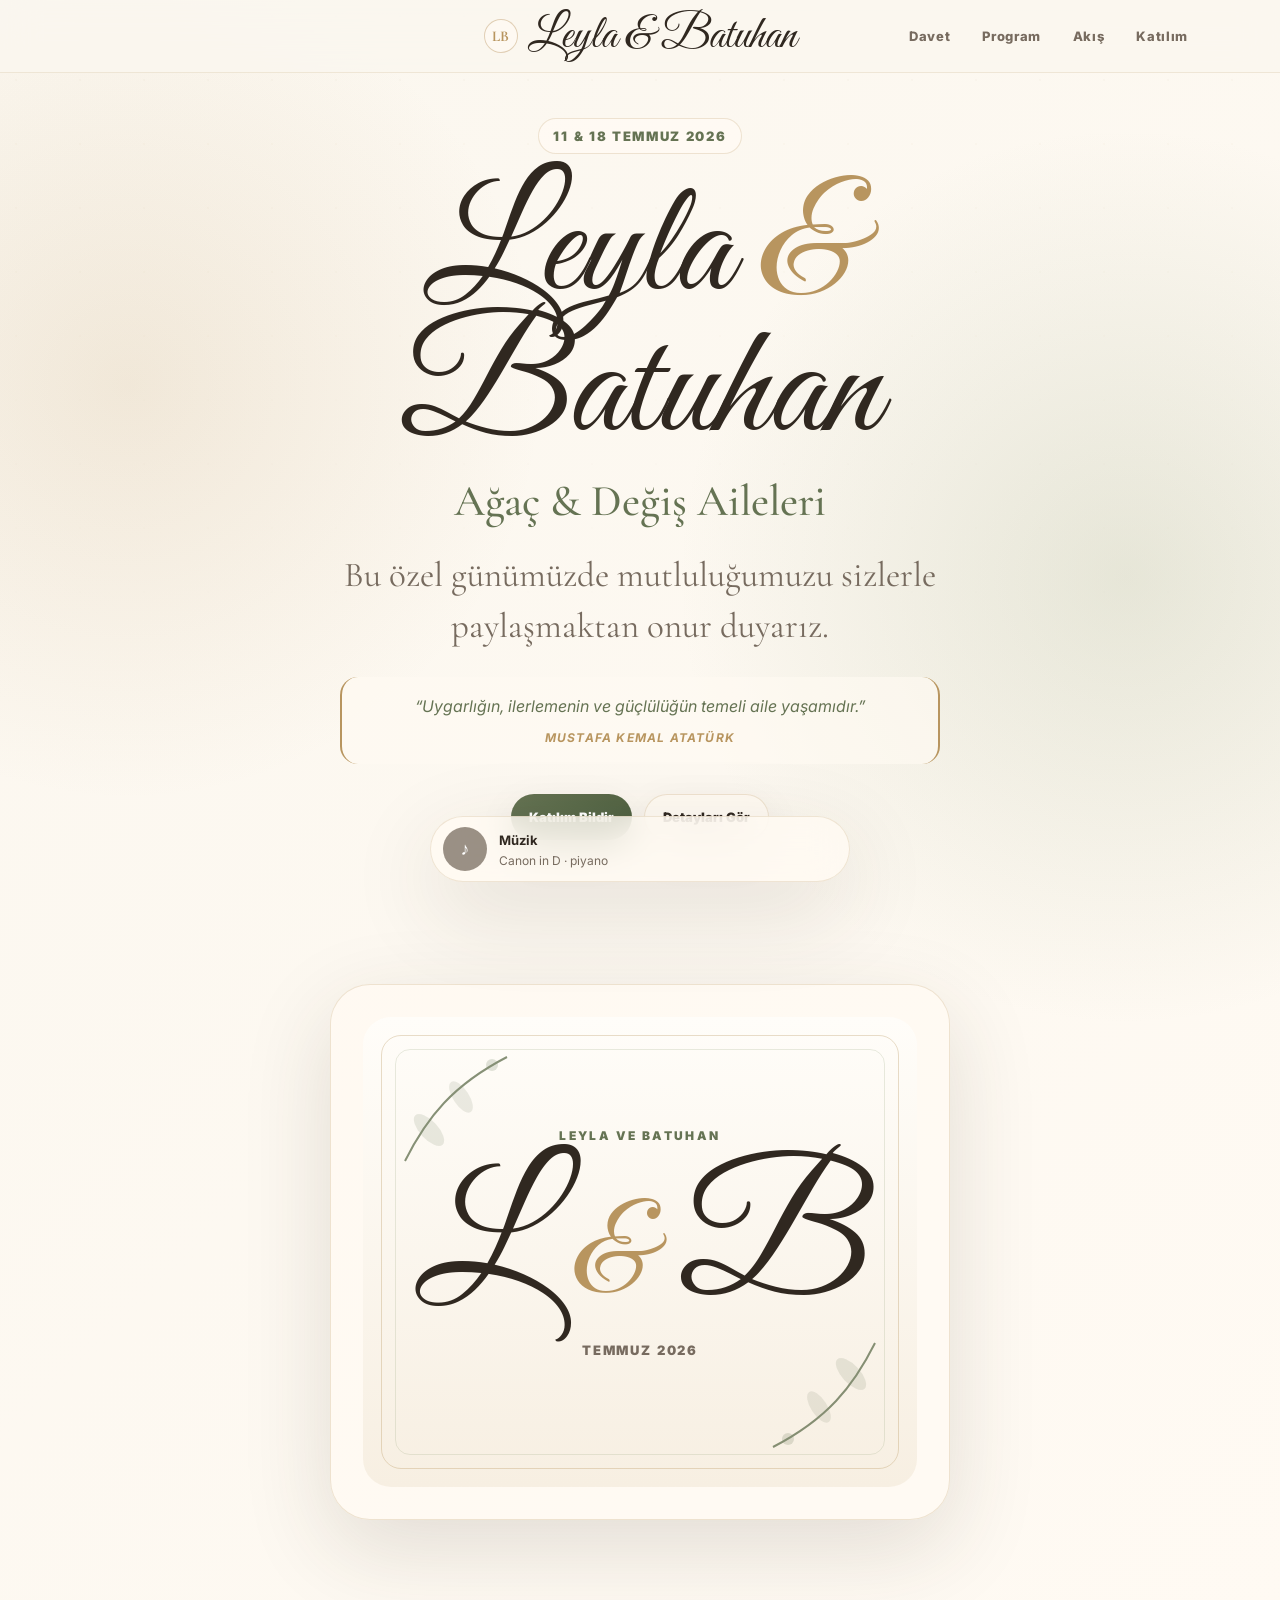
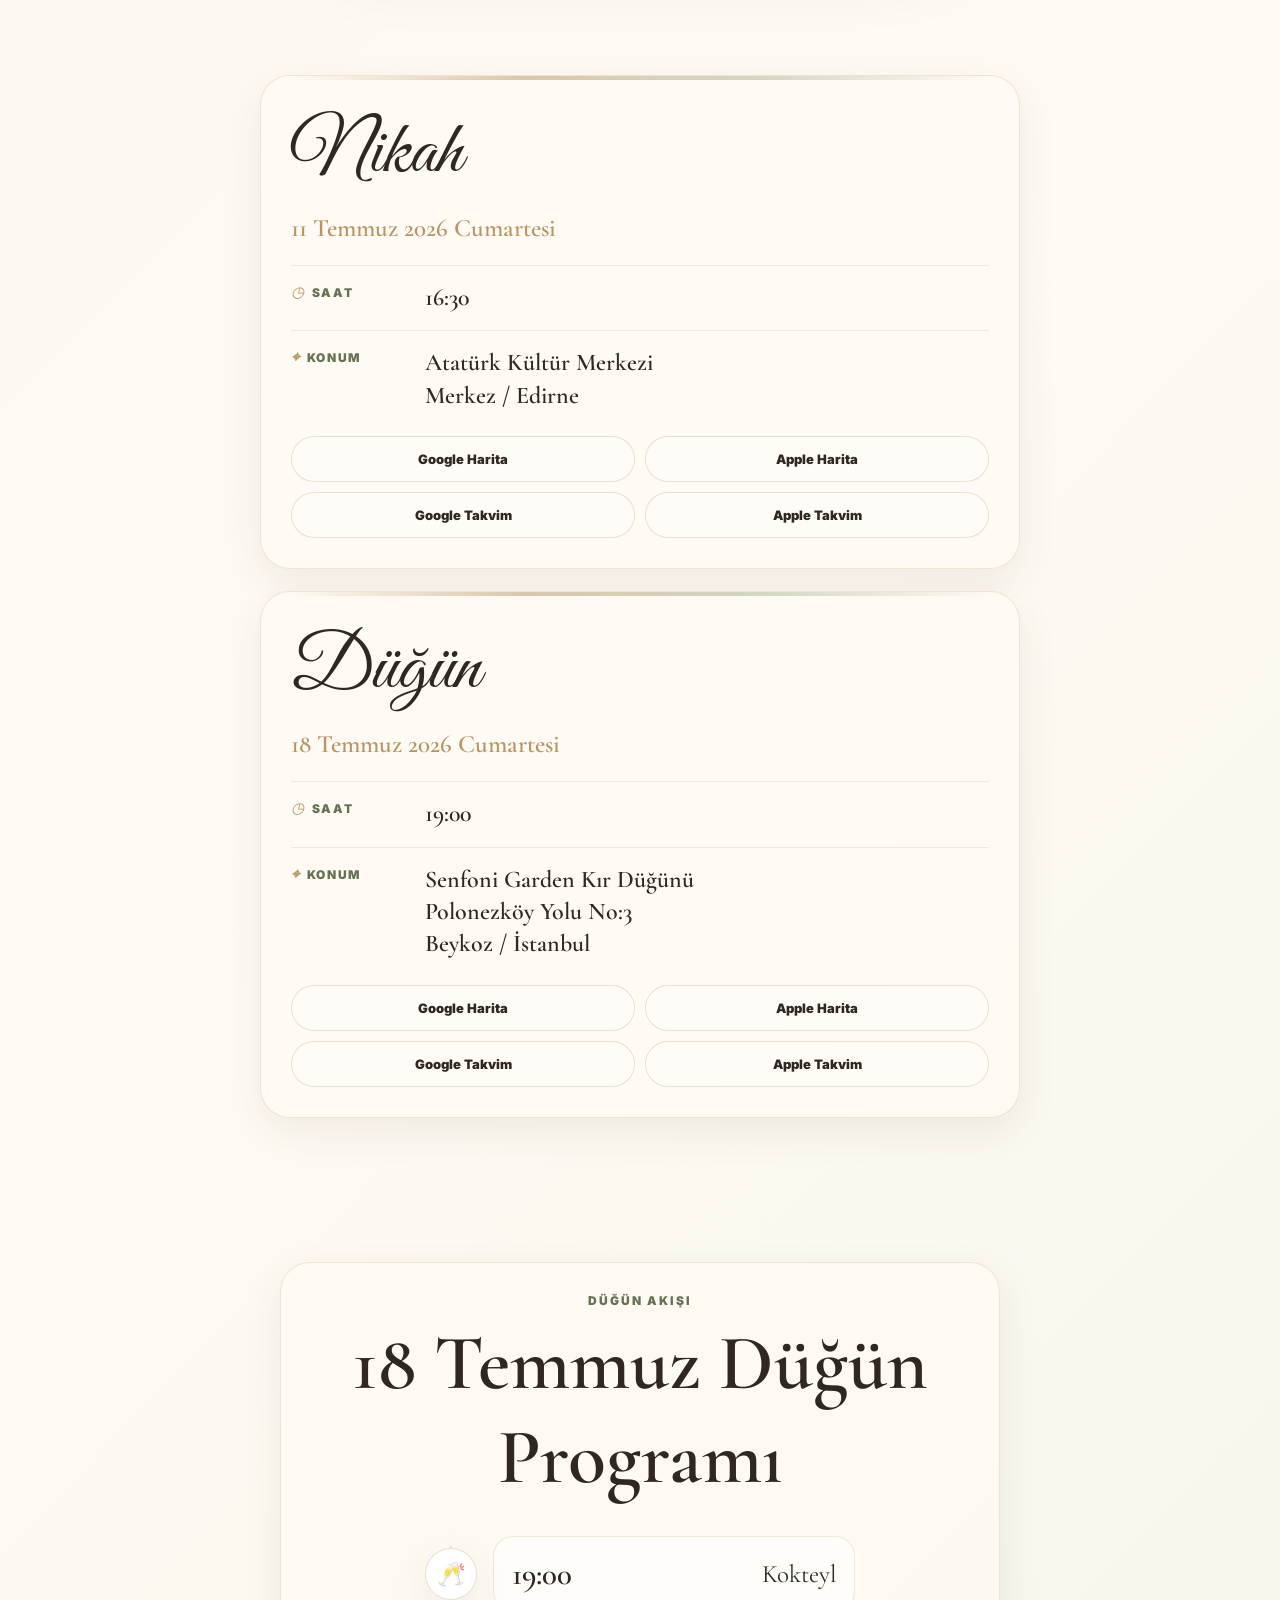
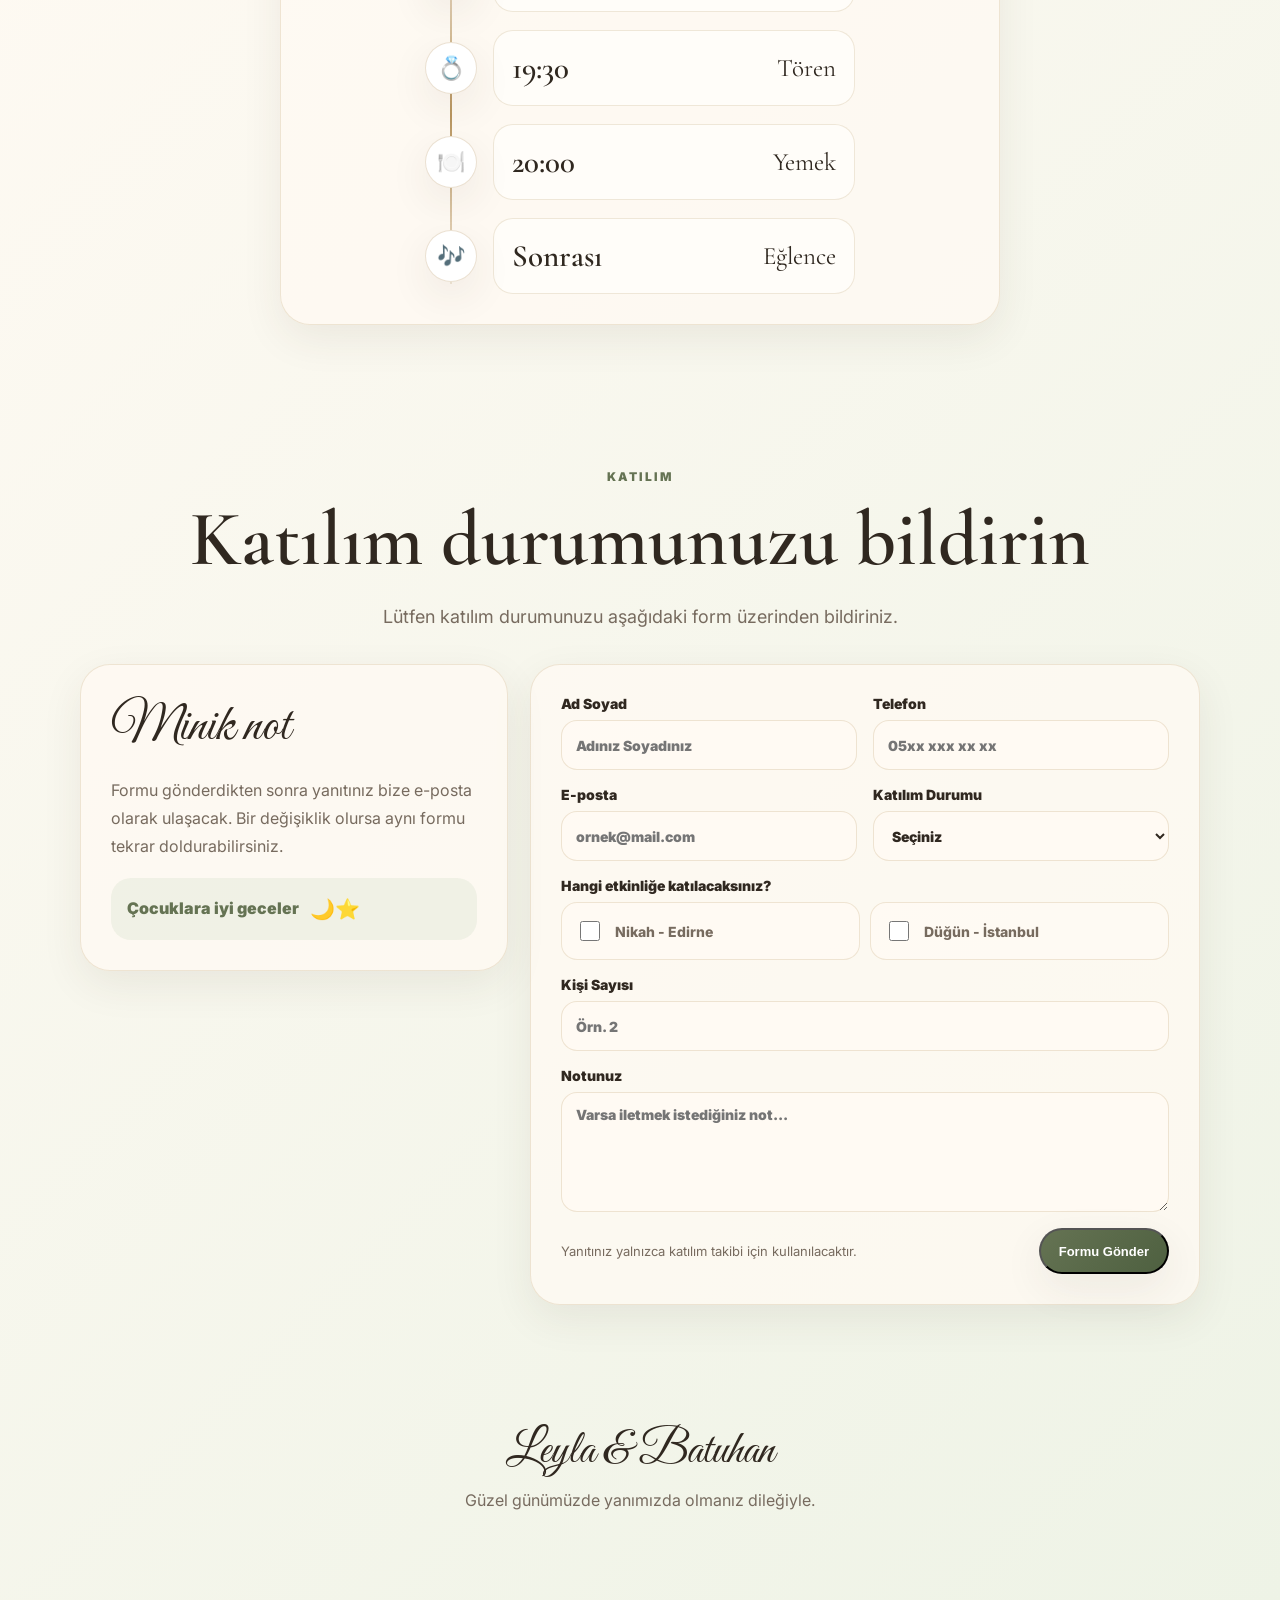
<file: index.html>
<!DOCTYPE html>
<html lang="tr">
<head>
  <meta charset="UTF-8" />
  <meta name="viewport" content="width=device-width, initial-scale=1" />
  <meta name="theme-color" content="#fbf7ef" />
  <meta name="description" content="Leyla & Batuhan düğün etkinlik sayfası: nikah, düğün ve katılım formu." />
  <title>🌲 Leyla & Batuhan | Düğün</title>
  <link rel="icon" href="data:image/svg+xml,%3Csvg xmlns='http://www.w3.org/2000/svg' viewBox='0 0 64 64'%3E%3Cpath d='M32 56V40' stroke='%23657353' stroke-width='4' stroke-linecap='round'/%3E%3Cpath d='M32 8 16 28h10L14 42h12L18 54h28L38 42h12L38 28h10Z' fill='%23657353'/%3E%3C/svg%3E" />
  <link rel="preconnect" href="https://fonts.googleapis.com" />
  <link rel="preconnect" href="https://fonts.gstatic.com" crossorigin />
  <link href="https://fonts.googleapis.com/css2?family=Great+Vibes&family=Cormorant+Garamond:wght@500;600;700&family=Inter:wght@400;500;600;700;800&display=swap" rel="stylesheet" />
  <style>
    :root{--ivory:#fffaf3;--paper:#fbf7ef;--warm:#f1e8da;--champagne:#e4d1ad;--gold:#b8955f;--sage:#9eaa86;--sage-soft:#dbe3cf;--olive:#657353;--ink:#302820;--muted:#776b5f;--white:#ffffff;--shadow:0 28px 90px rgba(60,49,38,.14);--soft:0 14px 42px rgba(60,49,38,.08)}
    *{box-sizing:border-box}html{scroll-behavior:smooth}body{margin:0;color:var(--ink);font-family:Inter,system-ui,sans-serif;background:radial-gradient(circle at 10% 8%,rgba(184,149,95,.16),transparent 26rem),radial-gradient(circle at 88% 12%,rgba(158,170,134,.24),transparent 28rem),linear-gradient(135deg,var(--paper) 0%,var(--ivory) 48%,#eef3e6 100%);overflow-x:hidden}body:before{content:"";position:fixed;inset:0;pointer-events:none;opacity:.28;background-image:radial-gradient(circle at 16px 16px,rgba(184,149,95,.13) 1px,transparent 1.6px);background-size:64px 64px;mask-image:linear-gradient(to bottom,#000,transparent 76%)}a{color:inherit}.wrap,.nav{width:min(1120px,calc(100% - 32px));margin:0 auto}.page{position:relative;z-index:2}.topbar{position:sticky;top:0;z-index:20;background:rgba(251,247,239,.80);border-bottom:1px solid rgba(184,149,95,.18);backdrop-filter:blur(18px)}.nav{min-height:72px;display:flex;align-items:center;justify-content:center;gap:16px;position:relative}.brand{display:flex;align-items:center;gap:10px;text-decoration:none;color:var(--ink);font-family:"Great Vibes","Cormorant Garamond",serif;font-size:clamp(32px,4vw,46px)}.brand-mark{width:34px;height:34px;display:grid;place-items:center;border-radius:50%;border:1px solid rgba(184,149,95,.42);color:var(--gold);background:rgba(255,250,243,.78);font-family:"Cormorant Garamond",serif;font-size:15px;font-weight:700}.nav-links{display:flex;gap:8px;flex-wrap:wrap;position:absolute;right:0;top:50%;transform:translateY(-50%)}.nav-links a{text-decoration:none;color:var(--muted);font-size:13px;font-weight:800;letter-spacing:.05em;padding:10px 12px;border-radius:999px}.nav-links a:hover{background:rgba(228,209,173,.25);color:var(--ink)}
    .hero{min-height:calc(100vh - 72px);display:grid;align-items:center;padding:48px 0 46px}.hero-inner{text-align:center;max-width:880px;margin:0 auto}.eyebrow{display:inline-flex;padding:9px 14px;border:1px solid rgba(184,149,95,.24);border-radius:999px;background:rgba(255,250,243,.76);color:var(--olive);font-size:13px;font-weight:900;letter-spacing:.13em;text-transform:uppercase;transform:translateY(-18px);margin-bottom:-8px}.hero h1{margin:18px 0 0;font-family:"Great Vibes","Cormorant Garamond",serif;font-weight:400;font-size:clamp(86px,14vw,160px);line-height:.88}.hero h1 span{color:var(--gold)}.family{margin:10px 0 0;font-family:"Cormorant Garamond",serif;font-size:clamp(28px,4vw,44px);font-weight:500;color:var(--olive)}.lead{max-width:620px;margin:22px auto 0;color:var(--muted);font-family:"Cormorant Garamond",serif;font-size:clamp(24px,3.2vw,35px);line-height:1.45}.quote{max-width:600px;margin:26px auto 0;padding:16px 18px;border-left:2px solid var(--gold);border-right:2px solid var(--gold);border-radius:18px;background:rgba(255,250,243,.62);color:var(--olive);font-style:italic;line-height:1.65}.quote strong{display:block;margin-top:8px;color:var(--gold);font-size:12px;letter-spacing:.1em;text-transform:uppercase}.actions{display:flex;justify-content:center;gap:12px;flex-wrap:wrap;margin-top:30px}.btn,.action-link{display:inline-flex;align-items:center;justify-content:center;min-height:46px;border-radius:999px;padding:13px 18px;text-decoration:none;font-size:13px;font-weight:900;box-shadow:var(--soft);transition:.22s}.btn:hover,.action-link:hover{transform:translateY(-1px)}.btn-primary{background:linear-gradient(135deg,var(--olive),#4e6040);color:#fff}.btn-light{background:rgba(255,250,243,.78);border:1px solid rgba(184,149,95,.24);color:var(--ink)}
    .monogram-section{min-height:78vh;display:grid;align-items:center;padding:64px 0}.monogram-card{max-width:620px;margin:0 auto;position:relative;padding:32px;border:1px solid rgba(184,149,95,.24);border-radius:40px;background:rgba(255,250,243,.72);box-shadow:var(--shadow)}.invitation-card{position:relative;min-height:470px;border-radius:28px;background:linear-gradient(180deg,#fffdf9,#f7efe2);display:grid;place-items:center;text-align:center;overflow:hidden}.invitation-card:before{content:"";position:absolute;inset:18px;border:1px solid rgba(184,149,95,.32);border-radius:20px}.invitation-card:after{content:"";position:absolute;inset:32px;border:1px solid rgba(158,170,134,.24);border-radius:15px}.corner{position:absolute;width:150px;height:150px;color:var(--olive);opacity:.78}.corner.tl{left:18px;top:18px}.corner.br{right:18px;bottom:18px;transform:rotate(180deg)}.corner svg{width:100%;height:100%}.mono{position:relative;z-index:2}.mono small{display:block;color:var(--olive);font-size:12px;font-weight:900;letter-spacing:.2em;text-transform:uppercase;transform:translateY(-18px);margin-bottom:10px}.lb{font-family:"Great Vibes",serif;font-size:clamp(110px,16vw,178px);line-height:.86;margin-top:0}.lb span{color:var(--gold);font-size:.7em}.mono-date{margin-top:18px;color:var(--muted);font-size:13px;font-weight:900;letter-spacing:.14em;text-transform:uppercase}
    .section{padding:72px 0}.head{text-align:center;margin-bottom:32px}.head .mini{color:var(--olive);font-size:12px;font-weight:900;letter-spacing:.16em;text-transform:uppercase}.head h2{margin:8px 0 0;font-family:"Cormorant Garamond",serif;font-size:clamp(44px,7vw,78px);font-weight:600}.head p{max-width:720px;margin:16px auto 0;color:var(--muted);font-size:18px;line-height:1.7}.event-list{display:grid;gap:22px;max-width:760px;margin:0 auto}.card,.program,.note-card,.form-card{border:1px solid rgba(184,149,95,.22);border-radius:30px;background:rgba(255,250,243,.74);box-shadow:var(--soft)}.card{position:relative;overflow:hidden;padding:30px}.card:before{content:"";position:absolute;left:30px;right:30px;top:0;height:4px;border-radius:0 0 999px 999px;background:linear-gradient(90deg,transparent,rgba(184,149,95,.5),rgba(158,170,134,.45),transparent)}.card h3{margin:0;font-family:"Great Vibes",serif;font-weight:400;font-size:clamp(54px,7vw,76px)}.event-date{margin:12px 0 22px;color:var(--gold);font-family:"Cormorant Garamond",serif;font-size:25px;font-weight:600}.event-lines{display:grid;gap:16px}.event-line{display:grid;grid-template-columns:118px 1fr;gap:16px;padding-top:16px;border-top:1px solid rgba(184,149,95,.18);align-items:start}.event-line span:first-child{color:var(--olive);font-size:12px;font-weight:900;letter-spacing:.14em;text-transform:uppercase}.event-line .label-icon{font-size:15px;margin-right:6px;color:var(--gold)}.event-line strong{font-family:"Cormorant Garamond",serif;font-size:24px;font-weight:600;line-height:1.35}.event-actions{display:grid;grid-template-columns:repeat(2,minmax(0,1fr));gap:10px;margin-top:24px}.action-link{border:1px solid rgba(184,149,95,.28);background:rgba(255,253,249,.78);color:var(--ink);box-shadow:none}.program{max-width:720px;margin:0 auto;padding:30px}.flow{max-width:430px;margin:24px auto 0;display:grid;gap:18px;position:relative}.flow:before{content:"";position:absolute;top:10px;bottom:10px;left:25px;width:1.5px;background:linear-gradient(rgba(184,149,95,.2),var(--gold),rgba(184,149,95,.2))}.step{display:grid;grid-template-columns:52px 1fr;gap:16px;align-items:center}.dot{z-index:1;width:52px;height:52px;border-radius:50%;display:grid;place-items:center;background:#fff;border:1px solid rgba(184,149,95,.28);box-shadow:var(--soft);color:var(--gold);font-size:23px}.flow-card{min-height:76px;border:1px solid rgba(184,149,95,.22);border-radius:20px;background:#fffdf9;padding:14px 18px;display:flex;align-items:center;justify-content:space-between;gap:14px}.time,.program-name{font-family:"Cormorant Garamond",serif}.time{font-size:31px;font-weight:600}.program-name{font-size:25px}.rsvp-grid{display:grid;grid-template-columns:.78fr 1.22fr;gap:22px;align-items:start}.note-card,.form-card{padding:30px}.note-card{position:sticky;top:96px}.note-card h3{font-family:"Great Vibes",serif;font-size:52px;font-weight:400;margin:0 0 14px}.note-card p{color:var(--muted);line-height:1.75}.mini-note{margin-top:18px;padding:16px;border-radius:20px;background:rgba(219,227,207,.38);color:var(--olive);font-weight:900;line-height:1.5}.sleep-emoji{display:inline-flex;margin-left:8px;font-size:20px;vertical-align:-2px}form{display:grid;gap:16px}.field-grid{display:grid;grid-template-columns:repeat(2,minmax(0,1fr));gap:16px}label,legend{color:var(--ink);font-size:14px;font-weight:900}label{display:grid;gap:8px}fieldset{border:0;padding:0;margin:0}legend{padding:0;margin:0 0 8px}input,select,textarea{width:100%;min-height:50px;border:1px solid rgba(184,149,95,.24);border-radius:16px;padding:13px 14px;color:var(--ink);background:rgba(255,250,243,.82);font:inherit;outline:none}textarea{min-height:120px;resize:vertical}.checkbox-group{display:grid;grid-template-columns:repeat(2,minmax(0,1fr));gap:10px}.check-card{min-height:58px;display:flex;align-items:center;gap:12px;padding:14px;border:1px solid rgba(184,149,95,.22);border-radius:16px;color:var(--muted);background:rgba(255,250,243,.70);font-weight:800}.check-card input{width:20px;height:20px;min-height:auto;accent-color:var(--olive)}.form-footer{display:flex;align-items:center;justify-content:space-between;gap:14px;flex-wrap:wrap}.privacy{max-width:430px;margin:0;color:var(--muted);font-size:13px;line-height:1.55}.music-dock{position:fixed;left:50%;bottom:18px;transform:translateX(-50%);z-index:30;display:flex;align-items:center;gap:12px;min-width:min(420px,calc(100% - 32px));padding:10px 12px;border:1px solid rgba(184,149,95,.22);border-radius:999px;background:rgba(255,250,243,.78);box-shadow:var(--shadow);backdrop-filter:blur(18px)}.sound-toggle{width:44px;height:44px;border:0;border-radius:50%;background:linear-gradient(135deg,var(--olive),#4e6040);color:#fff;font-size:18px}.sound-toggle.off{background:rgba(116,103,91,.72)}.music-copy strong{font-size:13px}.music-copy span{font-size:12px;color:var(--muted)}.footer{padding:46px 16px 96px;text-align:center;color:var(--muted)}.footer .names-footer{font-family:"Great Vibes",serif;font-size:46px;color:var(--ink);margin-bottom:10px}.reveal{opacity:0;transform:translateY(20px);transition:.7s}.reveal.visible{opacity:1;transform:none}@media(max-width:980px){.nav{align-items:center;flex-direction:column;padding:14px 0}.nav-links{position:static;transform:none;justify-content:center}.hero{min-height:auto}.monogram-section{min-height:auto}.rsvp-grid{grid-template-columns:1fr}.note-card{position:static}}@media(max-width:680px){.actions,.form-footer{flex-direction:column;align-items:stretch}.btn{width:100%}.event-line{grid-template-columns:1fr;gap:6px}.event-actions,.field-grid,.checkbox-group{grid-template-columns:1fr}.flow-card{align-items:flex-start;flex-direction:column}.music-dock{bottom:12px}}
  </style>
</head><body>
<audio id="wedding-audio" autoplay loop preload="auto" playsinline><source src="https://upload.wikimedia.org/wikipedia/commons/transcoded/6/62/Pachelbel%27s_Canon.ogg/Pachelbel%27s_Canon.ogg.mp3" type="audio/mpeg" /><source src="https://upload.wikimedia.org/wikipedia/commons/6/62/Pachelbel%27s_Canon.ogg" type="audio/ogg" /></audio>
<div class="music-dock" id="music-dock"><button class="sound-toggle off" id="sound-toggle" type="button" aria-label="Müziği aç veya kapat">♪</button><div class="music-copy"><strong>Müzik</strong><br><span>Canon in D · piyano</span></div></div>
<div class="page"><header class="topbar"><nav class="nav"><a class="brand" href="#top"><span class="brand-mark">LB</span><span>Leyla & Batuhan</span></a><div class="nav-links"><a href="#monogram">Davet</a><a href="#program">Program</a><a href="#akis">Akış</a><a href="#katilim">Katılım</a></div></nav></header>
<main id="top"><section class="hero"><div class="wrap hero-inner reveal"><div class="eyebrow">11 & 18 Temmuz 2026</div><h1>Leyla <span>&</span><br>Batuhan</h1><div class="family">Ağaç & Değiş Aileleri</div><p class="lead">Bu özel günümüzde mutluluğumuzu sizlerle paylaşmaktan onur duyarız.</p><div class="quote">“Uygarlığın, ilerlemenin ve güçlülüğün temeli aile yaşamıdır.”<strong>Mustafa Kemal Atatürk</strong></div><div class="actions"><a class="btn btn-primary" href="#katilim">Katılım Bildir</a><a class="btn btn-light" href="#program">Detayları Gör</a></div></div></section>
<section class="monogram-section" id="monogram"><div class="wrap"><div class="monogram-card reveal"><div class="invitation-card"><div class="corner tl"><svg viewBox="0 0 150 150" fill="none"><path d="M24 126C46 82 72 50 126 22" stroke="currentColor" stroke-width="2"/><ellipse cx="48" cy="95" rx="9" ry="20" transform="rotate(-43 48 95)" fill="currentColor" opacity=".18"/><ellipse cx="80" cy="62" rx="8" ry="18" transform="rotate(-33 80 62)" fill="currentColor" opacity=".16"/><circle cx="111" cy="30" r="6" fill="currentColor" opacity=".25"/></svg></div><div class="corner br"><svg viewBox="0 0 150 150" fill="none"><path d="M24 126C46 82 72 50 126 22" stroke="currentColor" stroke-width="2"/><ellipse cx="48" cy="95" rx="9" ry="20" transform="rotate(-43 48 95)" fill="currentColor" opacity=".18"/><ellipse cx="80" cy="62" rx="8" ry="18" transform="rotate(-33 80 62)" fill="currentColor" opacity=".16"/><circle cx="111" cy="30" r="6" fill="currentColor" opacity=".25"/></svg></div><div class="mono"><small>Leyla ve Batuhan</small><div class="lb">L <span>&</span> B</div><div class="mono-date">Temmuz 2026</div></div></div></div></div></section>
<section class="section" id="program"><div class="wrap"><div class="event-list"><article class="card reveal"><h3>Nikah</h3><div class="event-date">11 Temmuz 2026 Cumartesi</div><div class="event-lines"><div class="event-line"><span><i class="label-icon">◷</i>Saat</span><strong>16:30</strong></div><div class="event-line"><span><i class="label-icon">⌖</i>Konum</span><strong>Atatürk Kültür Merkezi<br>Merkez / Edirne</strong></div></div><div class="event-actions"><a class="action-link" target="_blank" href="https://www.google.com/maps/search/?api=1&query=Edirne%20Atat%C3%BCrk%20K%C3%BClt%C3%BCr%20Merkezi">Google Harita</a><a class="action-link" target="_blank" href="https://maps.apple.com/?q=Edirne%20Atat%C3%BCrk%20K%C3%BClt%C3%BCr%20Merkezi">Apple Harita</a><a class="action-link" target="_blank" href="https://calendar.google.com/calendar/render?action=TEMPLATE&text=Leyla%20%26%20Batuhan%20Nikah&dates=20260711T133000Z/20260711T143000Z&location=Atat%C3%BCrk%20K%C3%BClt%C3%BCr%20Merkezi%2C%20Merkez%2C%20Edirne">Google Takvim</a><a class="action-link" href="/nikah.ics">Apple Takvim</a></div></article><article class="card reveal"><h3>Düğün</h3><div class="event-date">18 Temmuz 2026 Cumartesi</div><div class="event-lines"><div class="event-line"><span><i class="label-icon">◷</i>Saat</span><strong>19:00</strong></div><div class="event-line"><span><i class="label-icon">⌖</i>Konum</span><strong>Senfoni Garden Kır Düğünü<br>Polonezköy Yolu No:3<br>Beykoz / İstanbul</strong></div></div><div class="event-actions"><a class="action-link" target="_blank" href="https://www.google.com/maps/search/?api=1&query=Senfoni%20Garden%20K%C4%B1r%20D%C3%BC%C4%9F%C3%BCn%C3%BC%20Polonezk%C3%B6y%20Yolu%20No%3A3%20Beykoz%20%C4%B0stanbul">Google Harita</a><a class="action-link" target="_blank" href="https://maps.apple.com/?q=Senfoni%20Garden%20K%C4%B1r%20D%C3%BC%C4%9F%C3%BCn%C3%BC%20Polonezk%C3%B6y%20Yolu%20No%3A3%20Beykoz%20%C4%B0stanbul">Apple Harita</a><a class="action-link" target="_blank" href="https://calendar.google.com/calendar/render?action=TEMPLATE&text=Leyla%20%26%20Batuhan%20D%C3%BC%C4%9F%C3%BCn&dates=20260718T160000Z/20260718T210000Z&location=Senfoni%20Garden%20K%C4%B1r%20D%C3%BC%C4%9F%C3%BCn%C3%BC%2C%20Polonezk%C3%B6y%20Yolu%20No%3A3%2C%20Beykoz%2C%20%C4%B0stanbul">Google Takvim</a><a class="action-link" href="/dugun.ics">Apple Takvim</a></div></article></div></div></section>
<section class="section" id="akis"><div class="wrap"><div class="program reveal"><div class="head"><div class="mini">Düğün Akışı</div><h2>18 Temmuz Düğün Programı</h2></div><div class="flow"><div class="step"><div class="dot">🥂</div><div class="flow-card"><div class="time">19:00</div><div class="program-name">Kokteyl</div></div></div><div class="step"><div class="dot">💍</div><div class="flow-card"><div class="time">19:30</div><div class="program-name">Tören</div></div></div><div class="step"><div class="dot">🍽️</div><div class="flow-card"><div class="time">20:00</div><div class="program-name">Yemek</div></div></div><div class="step"><div class="dot">🎶</div><div class="flow-card"><div class="time">Sonrası</div><div class="program-name">Eğlence</div></div></div></div></div></div></section>
<section class="section" id="katilim"><div class="wrap"><div class="head reveal"><div class="mini">Katılım</div><h2>Katılım durumunuzu bildirin</h2><p>Lütfen katılım durumunuzu aşağıdaki form üzerinden bildiriniz.</p></div><div class="rsvp-grid"><aside class="note-card reveal"><h3>Minik not</h3><p>Formu gönderdikten sonra yanıtınız bize e-posta olarak ulaşacak. Bir değişiklik olursa aynı formu tekrar doldurabilirsiniz.</p><div class="mini-note">Çocuklara iyi geceler <span class="sleep-emoji">🌙⭐</span></div></aside><div class="form-card reveal"><form id="rsvp-form" method="POST"><div class="field-grid"><label>Ad Soyad<input name="Ad Soyad" placeholder="Adınız Soyadınız" required></label><label>Telefon<input name="Telefon" placeholder="05xx xxx xx xx"></label></div><div class="field-grid"><label>E-posta<input name="_replyto" placeholder="ornek@mail.com"></label><label>Katılım Durumu<select name="Katılım Durumu" required><option value="" selected disabled>Seçiniz</option><option>Katılıyorum</option><option>Katılamıyorum</option><option>Henüz net değil</option></select></label></div><fieldset><legend>Hangi etkinliğe katılacaksınız?</legend><div class="checkbox-group"><label class="check-card"><input type="checkbox" name="Etkinlik" value="Nikah - Edirne"><span>Nikah - Edirne</span></label><label class="check-card"><input type="checkbox" name="Etkinlik" value="Düğün - İstanbul"><span>Düğün - İstanbul</span></label></div></fieldset><label>Kişi Sayısı<input type="number" name="Kişi Sayısı" min="1" max="10" placeholder="Örn. 2" required></label><label>Notunuz<textarea name="Not" placeholder="Varsa iletmek istediğiniz not..."></textarea></label><div class="form-footer"><p class="privacy">Yanıtınız yalnızca katılım takibi için kullanılacaktır.</p><button class="btn btn-primary" type="submit">Formu Gönder</button></div></form></div></div></div></section></main><footer class="footer"><div class="names-footer">Leyla & Batuhan</div><div>Güzel günümüzde yanımızda olmanız dileğiyle.</div></footer></div><script>const form=document.getElementById('rsvp-form');form.action=['https://','formsubmit','.co/','info','@','batuhandegis.com'].join('');const reveals=document.querySelectorAll('.reveal');const observer=new IntersectionObserver((entries)=>{entries.forEach((entry)=>{if(entry.isIntersecting){entry.target.classList.add('visible');observer.unobserve(entry.target)}})},{threshold:.14});reveals.forEach((item)=>observer.observe(item));const audio=document.getElementById('wedding-audio');const soundToggle=document.getElementById('sound-toggle');const musicDock=document.getElementById('music-dock');audio.volume=.45;audio.muted=false;audio.autoplay=true;function markPlaying(){soundToggle.classList.remove('off');soundToggle.textContent='Ⅱ';musicDock.classList.add('playing')}function markStopped(){soundToggle.classList.add('off');soundToggle.textContent='♪';musicDock.classList.remove('playing')}async function startMusic(){audio.muted=false;audio.volume=.45;try{await audio.play();markPlaying()}catch(error){markStopped()}}function stopMusic(){audio.pause();markStopped()}startMusic();document.addEventListener('DOMContentLoaded',startMusic);window.addEventListener('load',startMusic);window.addEventListener('pageshow',startMusic);setTimeout(startMusic,250);setTimeout(startMusic,900);['pointerdown','touchstart','mousedown','mousemove','keydown','scroll'].forEach((eventName)=>{window.addEventListener(eventName,()=>{if(audio.paused)startMusic()},{once:true,passive:true})});soundToggle.addEventListener('click',async()=>{if(audio.paused)await startMusic();else stopMusic()});</script></body></html>
</file>
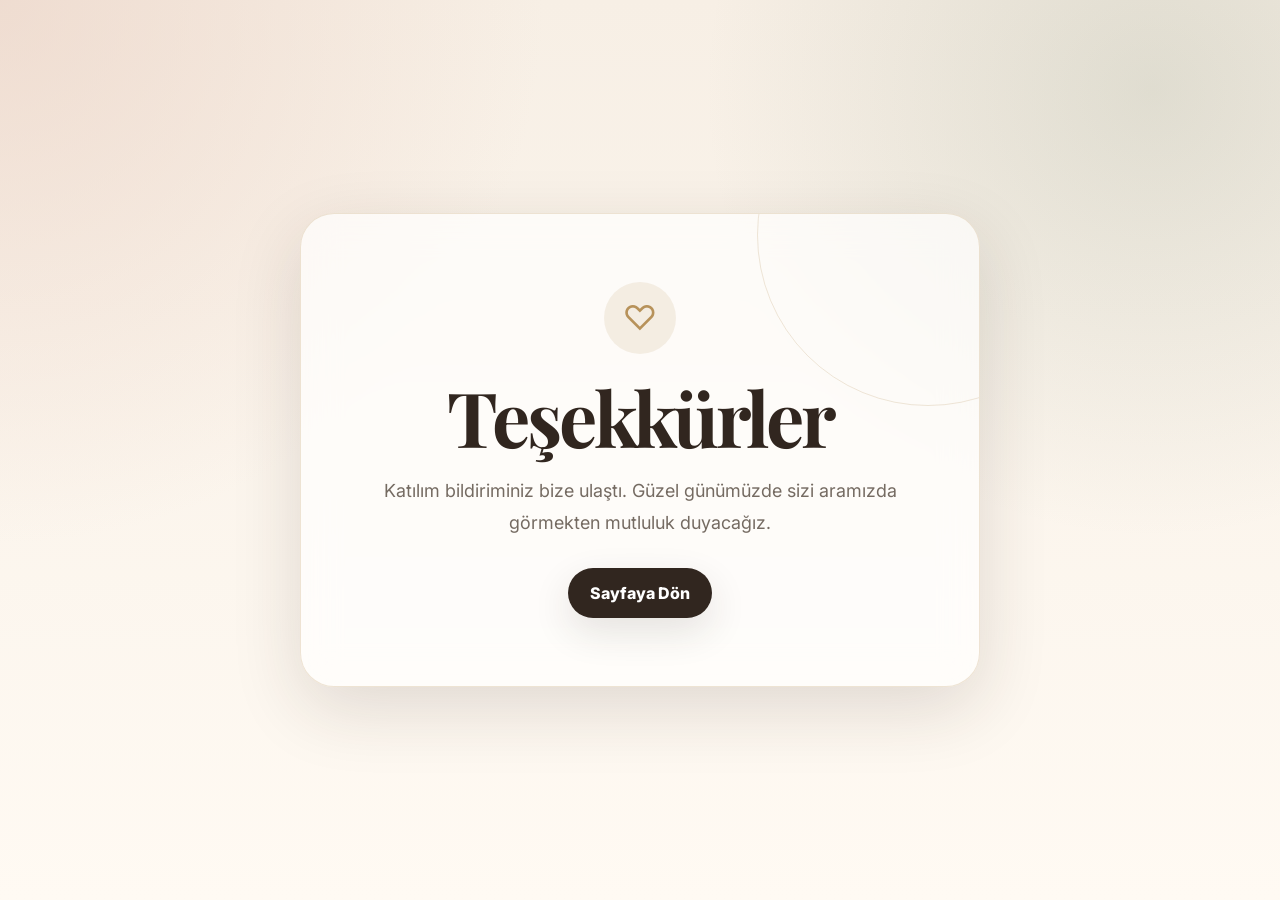
<file: tesekkurler.html>
<!DOCTYPE html>
<html lang="tr">
<head>
  <meta charset="UTF-8" />
  <meta name="viewport" content="width=device-width, initial-scale=1" />
  <meta name="theme-color" content="#f7efe5" />
  <title>Teşekkürler | Leyla & Batuhan</title>
  <link rel="preconnect" href="https://fonts.googleapis.com" />
  <link rel="preconnect" href="https://fonts.gstatic.com" crossorigin />
  <link href="https://fonts.googleapis.com/css2?family=Inter:wght@400;600;700;800&family=Playfair+Display:wght@700&display=swap" rel="stylesheet" />
  <style>
    :root {
      --paper: #fffaf3;
      --champagne: #f7efe5;
      --blush: #ead1c4;
      --sage: #7f8f78;
      --gold: #b7925a;
      --ink: #31261f;
      --muted: #756b62;
      --shadow: 0 22px 70px rgba(49, 38, 31, 0.14);
    }

    * { box-sizing: border-box; }

    body {
      margin: 0;
      min-height: 100vh;
      display: grid;
      place-items: center;
      padding: 24px;
      color: var(--ink);
      font-family: Inter, system-ui, -apple-system, BlinkMacSystemFont, "Segoe UI", sans-serif;
      background:
        radial-gradient(circle at top left, rgba(234, 209, 196, 0.62), transparent 34rem),
        radial-gradient(circle at 90% 10%, rgba(127, 143, 120, 0.20), transparent 28rem),
        linear-gradient(180deg, var(--champagne), var(--paper));
    }

    .card {
      width: min(680px, 100%);
      padding: clamp(34px, 8vw, 68px);
      border-radius: 34px;
      text-align: center;
      background: rgba(255, 255, 255, 0.68);
      border: 1px solid rgba(183, 146, 90, 0.24);
      box-shadow: var(--shadow);
      backdrop-filter: blur(18px);
      position: relative;
      overflow: hidden;
    }

    .card::before {
      content: "";
      position: absolute;
      width: 340px;
      height: 340px;
      border: 1px solid rgba(183, 146, 90, 0.22);
      border-radius: 50%;
      top: -150px;
      right: -120px;
    }

    .heart {
      width: 72px;
      height: 72px;
      margin: 0 auto 24px;
      display: grid;
      place-items: center;
      border-radius: 50%;
      background: rgba(183, 146, 90, 0.14);
      color: var(--gold);
      font-size: 34px;
      position: relative;
      z-index: 1;
    }

    h1 {
      position: relative;
      z-index: 1;
      margin: 0;
      font-family: "Playfair Display", Georgia, serif;
      font-size: clamp(44px, 8vw, 76px);
      line-height: 1.02;
      letter-spacing: -0.04em;
    }

    p {
      position: relative;
      z-index: 1;
      margin: 20px auto 0;
      max-width: 520px;
      color: var(--muted);
      line-height: 1.75;
      font-size: 18px;
    }

    .btn {
      position: relative;
      z-index: 1;
      display: inline-flex;
      align-items: center;
      justify-content: center;
      margin-top: 30px;
      min-height: 50px;
      padding: 14px 22px;
      border-radius: 999px;
      background: var(--ink);
      color: white;
      text-decoration: none;
      font-weight: 800;
      box-shadow: 0 14px 38px rgba(49, 38, 31, 0.12);
    }
  </style>
</head>
<body>
  <main class="card">
    <div class="heart">♡</div>
    <h1>Teşekkürler</h1>
    <p>Katılım bildiriminiz bize ulaştı. Güzel günümüzde sizi aramızda görmekten mutluluk duyacağız.</p>
    <a class="btn" href="/">Sayfaya Dön</a>
  </main>
</body>
</html>
</file>
